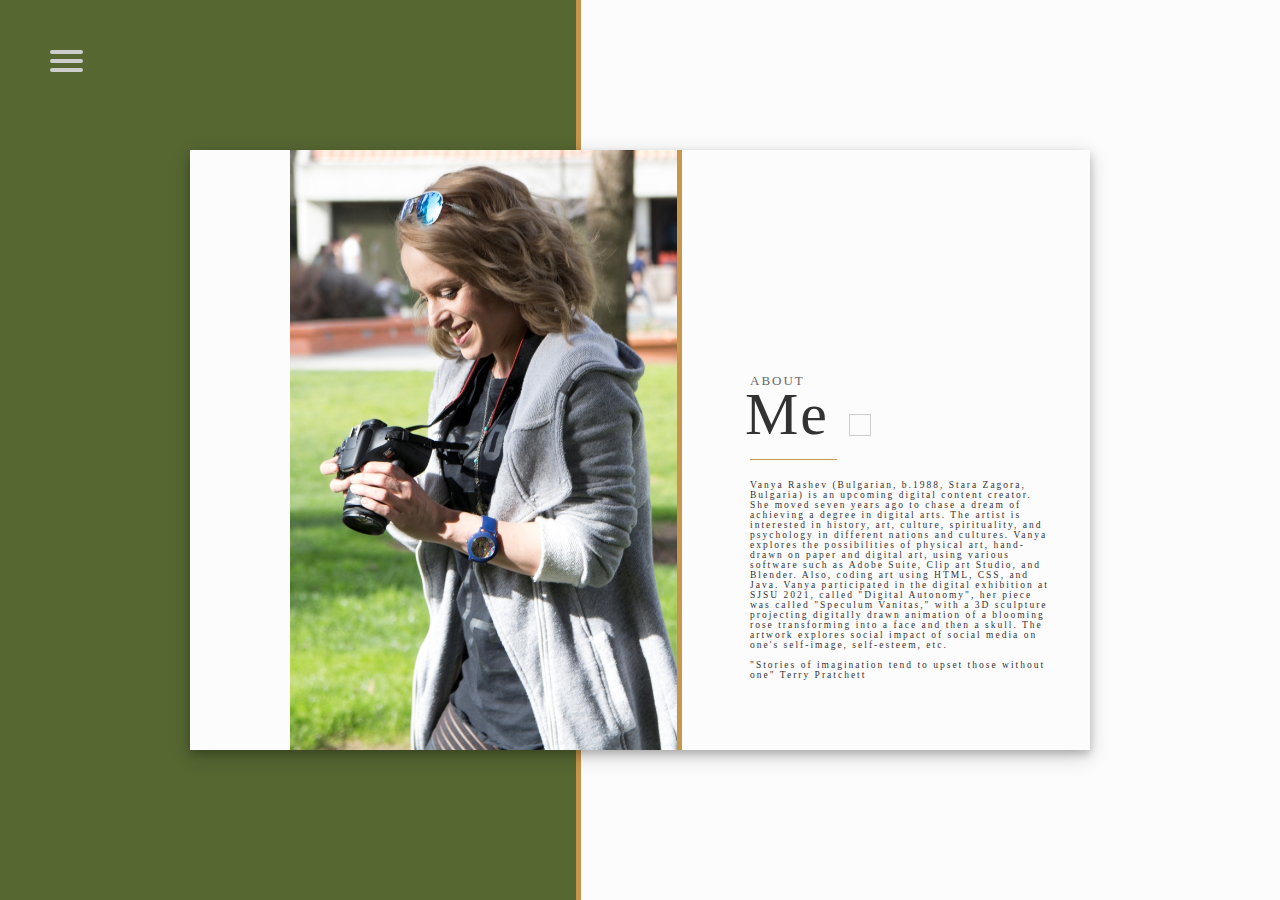
<file: aboutme.html>
<!DOCTYPE html>
<head>
 <head><meta charset="utf-8">
   <title>About Me.</title>
   <link href='https://fonts.googleapis.com/css?family=Cedarville+Cursive' rel='stylesheet' type='text/css'>
   <link rel="stylesheet" href="./styleaboutme.css" type="text/css">
 </head>
 <body>
    <!-- Main page fall down menu-->
<nav role="navigation">
  <div id="menuToggle">

    <input type="checkbox" />
    

    <span></span>
    <span></span>
    <span></span>
    
 
    <ul id="menu">
      <a href="index.html"><li>Main</li></a>
      <a href="Gallery.html"><li>Gallery</li></a>
      <a href="aboutme.html"><li>Info</li></a>
      <a href="contactme.html"><li>Contact</li></a>
      
    </ul>
  </div>
</nav>
<!--The content of the Page-->
    <div class="background"></div>
<div class="container">
  <div class="menu-container">
    <i class="fa fa-bars" aria-hidden="true"></i>
  </div>
  <div style="top: 477px; color: #C5964B; " class="menu-container">
    <i class="fa fa-twitter-square" aria-hidden="true"></i>
  </div>
  <div style="top: 515px; color: #C5964B; " class="menu-container">
    <i class="fa fa-facebook-square" aria-hidden="true"></i>
  </div>
  <div style="top: 550px;color: #C5964B;" class="menu-container">
    <i class="fa fa-tumblr-square" aria-hidden="true"></i>
  </div>
  <div class="image-container">
    <img src="./background/aboutme.jpg">
  </div>
  <div class="text-container">
    <div class="nav-bar">
      <p style="font-size: 13px; cursor: pointer;</p>
    </div>
    <div class="underline"></div>
    <div class="underline2"></div>
    <div class="sub-title">
      <p style="font-size: 13px; font-family: 'Slabo 27px', serif; color: #666666;">ABOUT</p>
    </div>
      <div class="title-container">
      <p>Me</p>
    </div>
    <div class="dropdown">
      <i class="fa fa-caret-down" aria-hidden="true"></i>
    </div>
    <div class="p-container">
      <p style="font-family: 'Slabo 50px', serif;
  font-size: 9.5px;">Vanya Rashev (Bulgarian, b.1988, Stara Zagora, Bulgaria) is an upcoming digital content creator. She moved seven years ago to chase a dream of achieving a degree in digital arts. The artist is interested in history, art, culture, spirituality, and psychology in different nations and cultures.
Vanya explores the possibilities of physical art, hand-drawn on paper and digital art, using various software such as Adobe Suite, Clip art Studio, and Blender. Also, coding art using HTML, CSS, and Java. 
  Vanya participated in the digital exhibition at SJSU 2021, called 
"Digital Autonomy", her piece was called "Speculum Vanitas," with a 3D sculpture projecting digitally drawn animation of a blooming rose transforming into a face and then a skull. The artwork explores social impact of social media on one's self-image, self-esteem, etc.
 <br/><br/>"Stories of imagination tend to upset those without one" Terry Pratchett</p>
    </div>
  </div>
</div>
                      

    </body>
 </html>
</file>
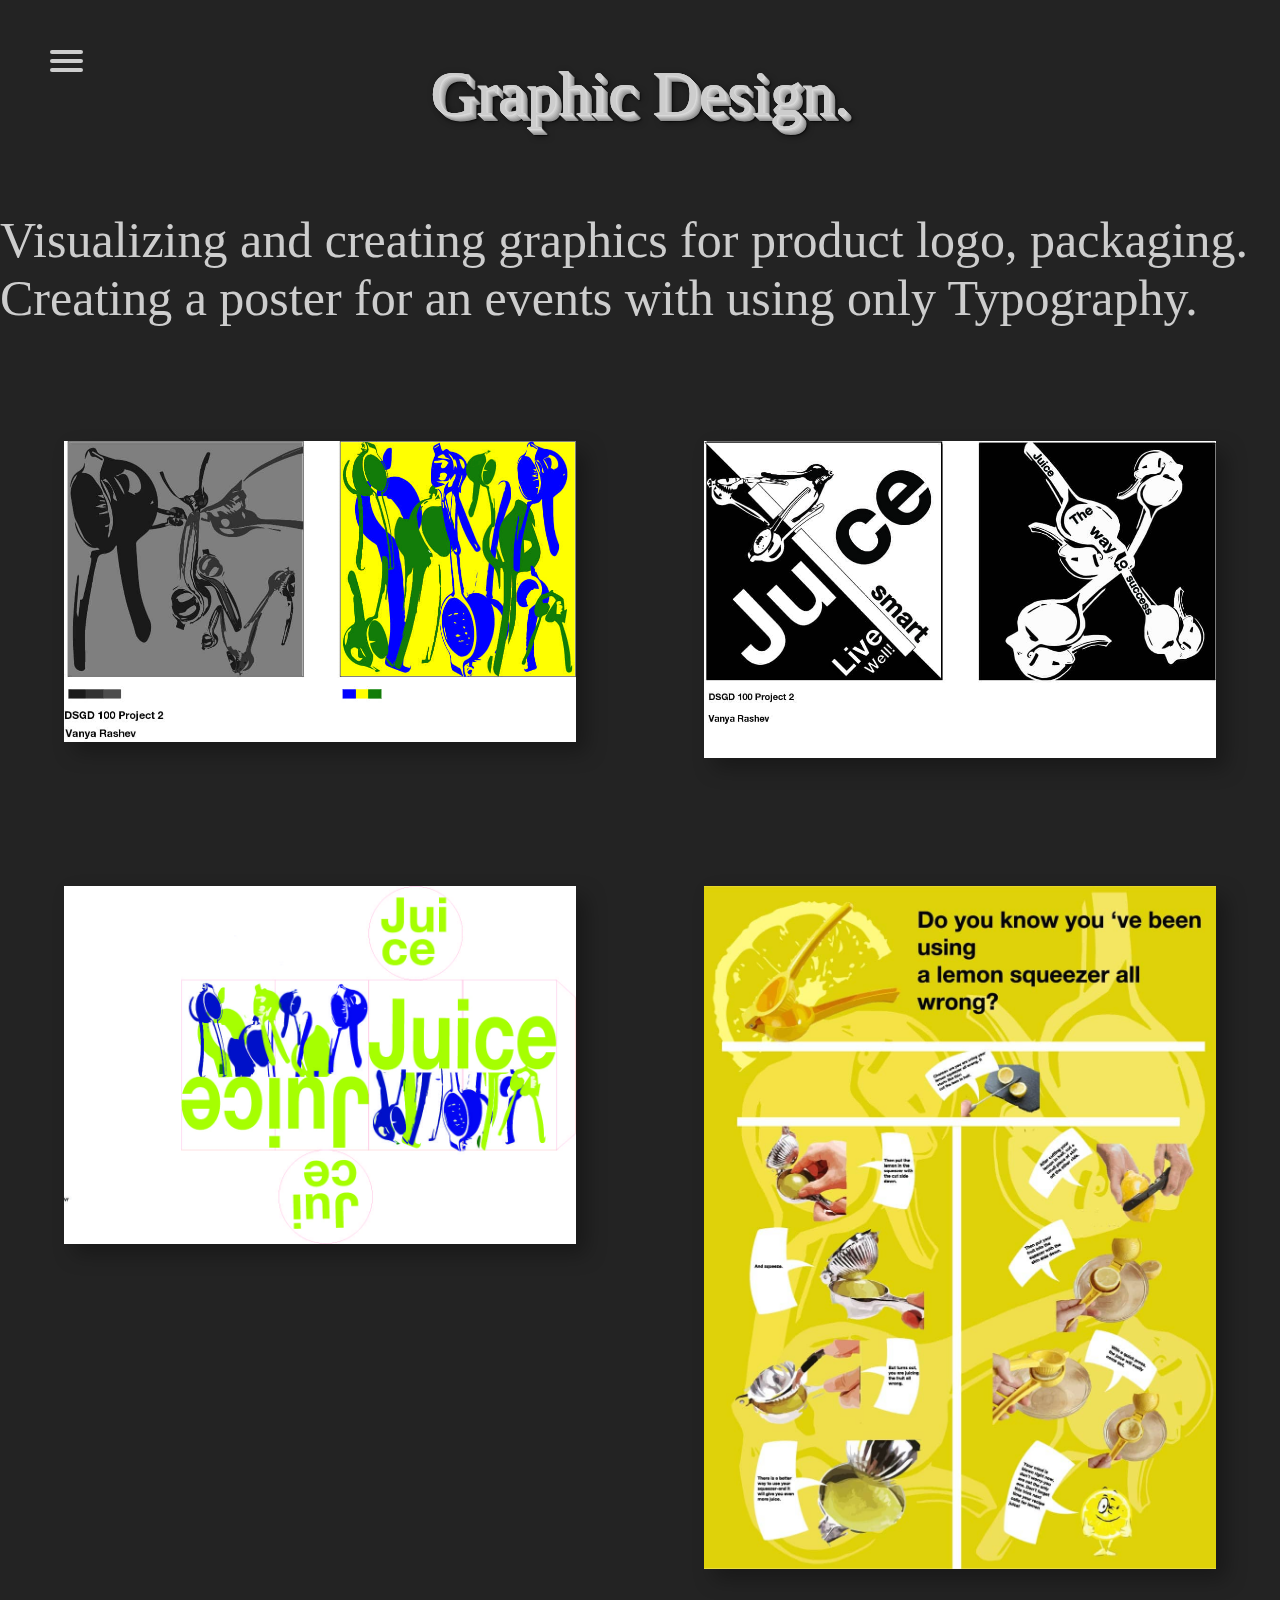
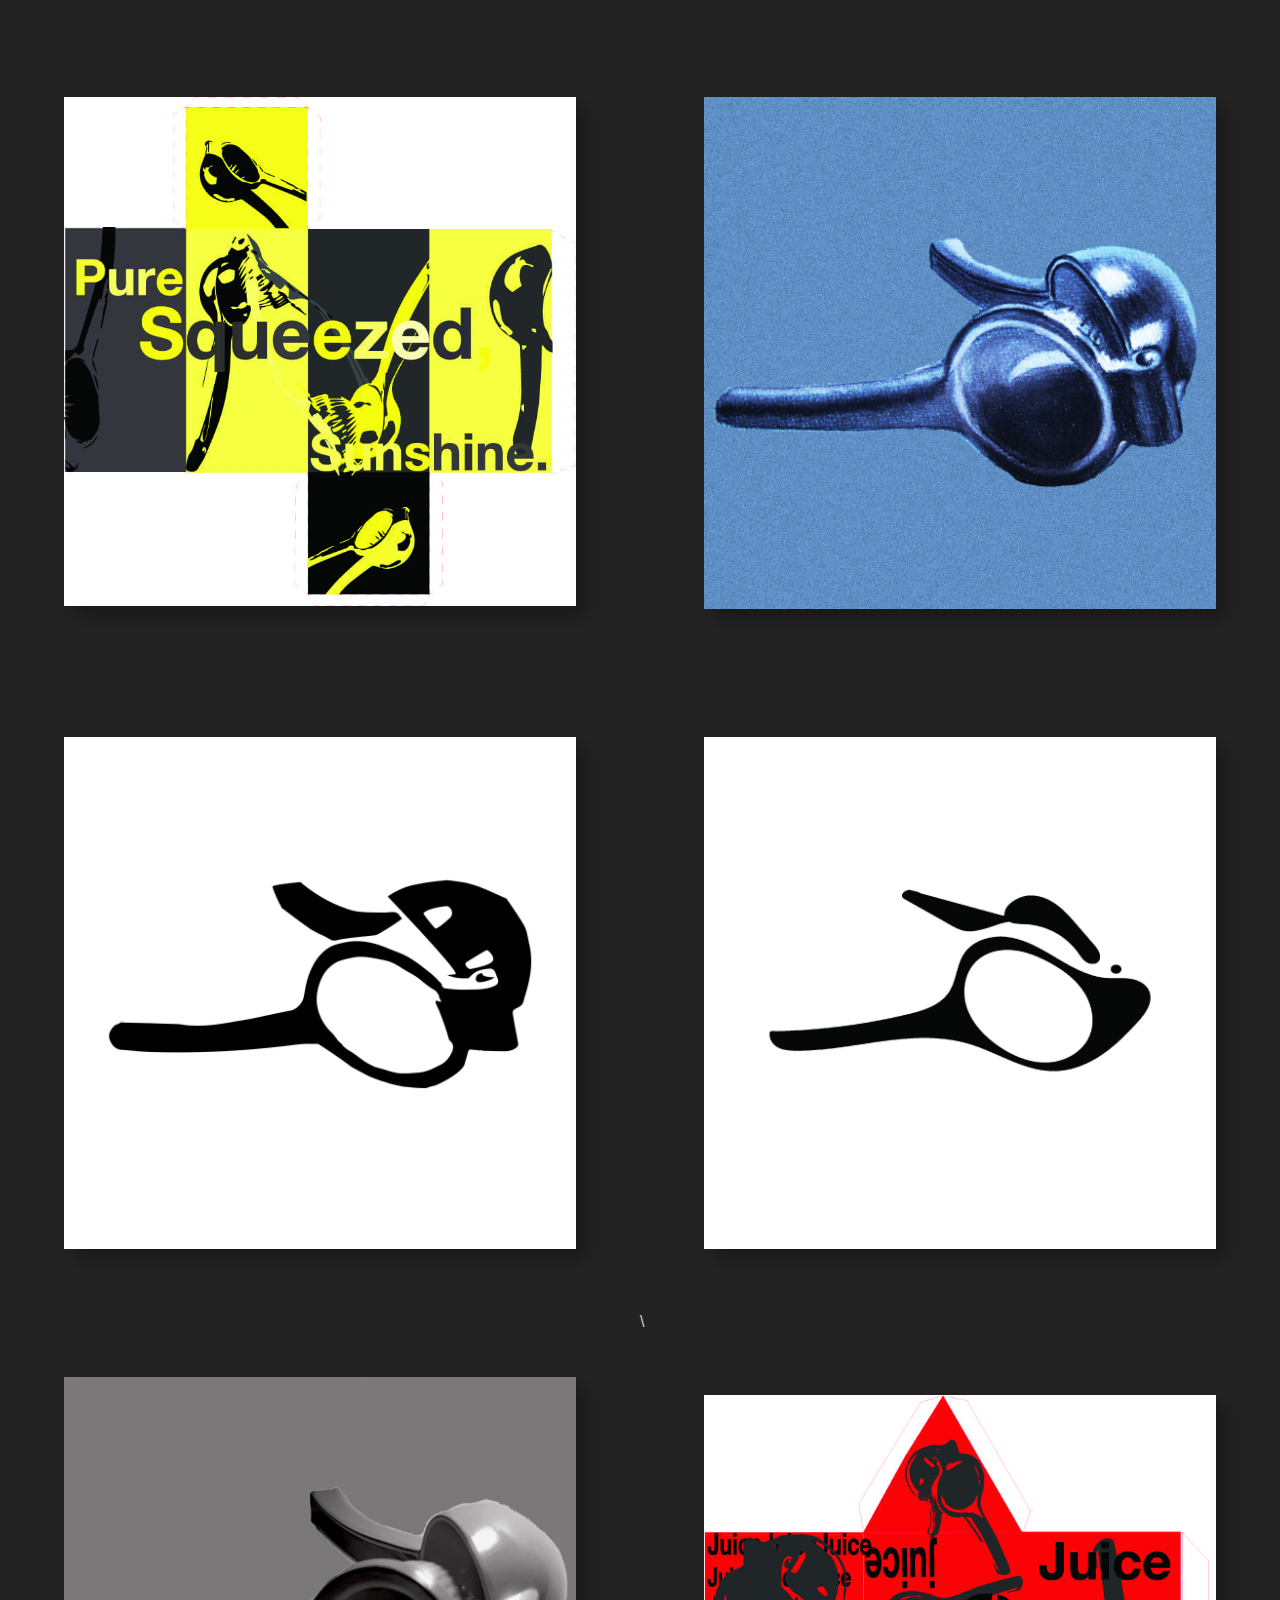
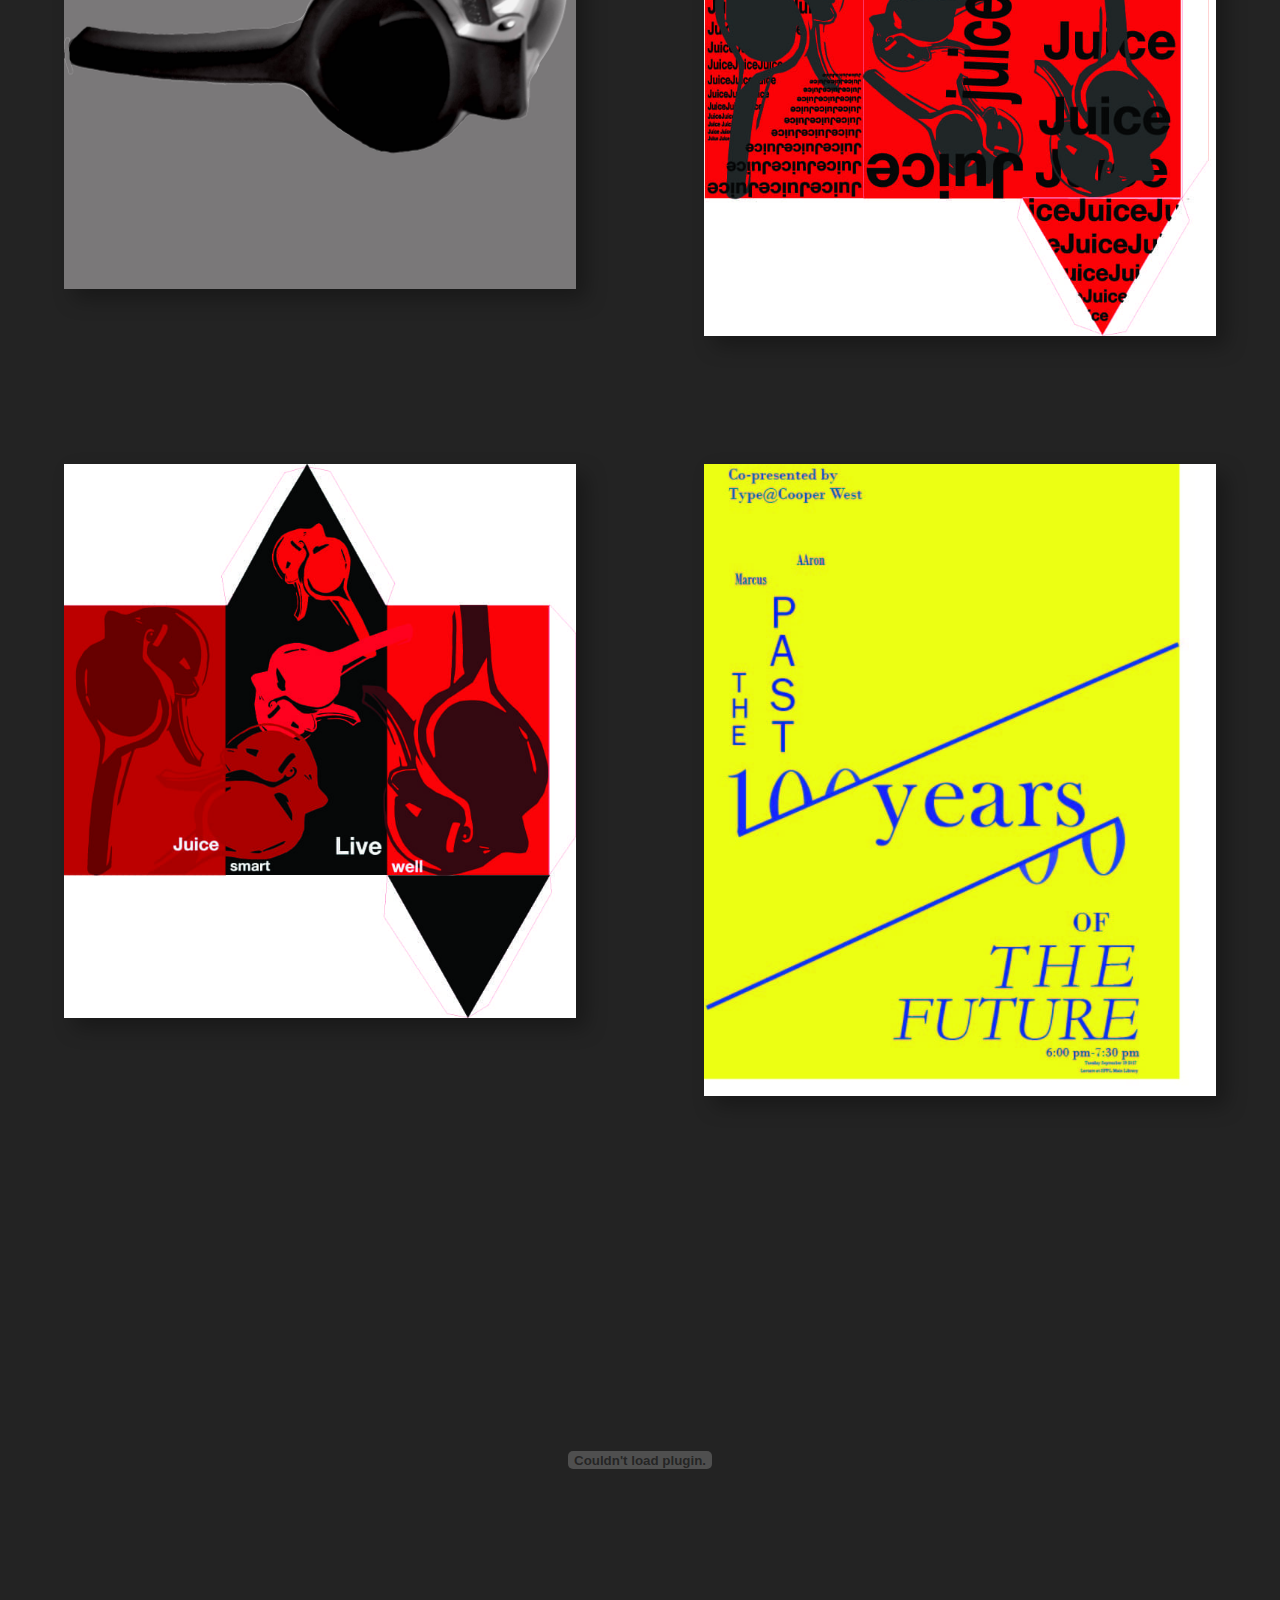
<file: GraphicDesign.html>
<!DOCTYPE html>
<head>
 <head><meta charset="utf-8">
   <title>Graphic Design.</title>
   <link href='https://fonts.googleapis.com/css?family=Cedarville+Cursive' rel='stylesheet' type='text/css'>
   <link rel="stylesheet" href="./stylegraphicdesign.css" type="text/css">
 </head>
 <body>
 	<!-- Main page fall down menu-->
<nav role="navigation">
  <div id="menuToggle">

    <input type="checkbox" />
    

    <span></span>
    <span></span>
    <span></span>
    
 
    <ul id="menu">
      <a href="index.html"><li>Main</li></a>
      <a href="Gallery.html"><li>Gallery</li></a>
      <a href="aboutme.html"><li>Info</li></a>
      <a href="contactme.html"><li>Contact</li></a>
      
    </ul>
  </div>
</nav>
<!--The content of the Page-->
 	<p class="subject">Graphic Design.</p>
 	<p class="description">
 		     Visualizing and creating graphics for product logo, packaging.
 		<br>Creating a poster for an events with using only Typography.</br>
 	</p>
<main>
 <img src="./GRaphic design/Composition  Final.1.jpg" alt="Triumph Custom Motorcycle">
 <img src="./GRaphic design/Composition 1 Final.1.jpg" alt="Honda CX500 Custom Motorcycle">
 <img src="./GRaphic design/CylindrComp2.jpg" alt="Honda CB750 Custom Motorcycle">
 <!--<img src="./GRaphic design/CylindricalComp3.7.jpg" alt="Honda custom Motorcycle">-->
 <img src="./GRaphic design/Poster4Lemon.jpg" alt="BMW Custom Motorcycle">
 <!--<img src="./Graphic design/Rectacomp2.jpg" alt="Honda CB750 Custom Motorcycle">-->
 <img src="./GRaphic design/Rectacomp3.8.jpg" alt="BMW R80 Custom Motorcycle">
 <!--<img src="./GRaphic design/Tile 1.jpg" alt="Kawasaki Custom Motorcycle">-->
 <img src="./GRaphic design/Tile 2.jpg" alt="Honda XL600 Custom Motorcycle">
 <img src="./GRaphic design/Tile 3.1.jpg" alt="Custom Scrambler Motorcycle">
 <img src="./GRaphic design/Tile 4.1.jpg" alt="Custom Scrambler Motorcycle">
 <img src="./GRaphic design/Tile 5.jpg" alt="Custom Scrambler Motorcycle">\
 <img src="./GRaphic design/TriangComp2.jpg" alt="Custom Scrambler Motorcycle">
 <img src="./GRaphic design/TriangComp3.7.jpg" alt="Custom Scrambler Motorcycle">
 <img src="./GRaphic design/typography.jpg" alt="Custom Scrambler Motorcycle">
 <embed src="./GRaphic design/VRashevFinalBinderSm.pdf" type="application/pdf" width="100%" height="600px" />
</main>


 	</body>
 </html>
</file>
<file: styleaboutme.css>
/* foldin menu code*/
body
{
  margin: 0;
  padding: 0;
  
  /* make it look decent enough */
  background: #232323;
  color: #cdcdcd;
  font-family: "Avenir Next", "Avenir", sans-serif;
}

#menuToggle
{
  display: block;
  position: relative;
  top: 50px;
  left: 50px;
  
  z-index: 1;
  
  -webkit-user-select: none;
  user-select: none;
}

#menuToggle a
{
  text-decoration: none;
  color: #232323;
  
  transition: color 0.3s ease;
}

#menuToggle a:hover
{
  color: tomato;
}


#menuToggle input
{
  display: block;
  width: 40px;
  height: 32px;
  position: absolute;
  top: -7px;
  left: -5px;
  
  cursor: pointer;
  
  opacity: 0; /* hide this */
  z-index: 2; /* and place it over the hamburger */
  
  -webkit-touch-callout: none;
}

/*
 * Just a quick hamburger
 */
#menuToggle span
{
  display: block;
  width: 33px;
  height: 4px;
  margin-bottom: 5px;
  position: relative;
  
  background: #cdcdcd;
  border-radius: 3px;
  
  z-index: 1;
  
  transform-origin: 4px 0px;
  
  transition: transform 0.5s cubic-bezier(0.77,0.2,0.05,1.0),
              background 0.5s cubic-bezier(0.77,0.2,0.05,1.0),
              opacity 0.55s ease;
}

#menuToggle span:first-child
{
  transform-origin: 0% 0%;
}

#menuToggle span:nth-last-child(2)
{
  transform-origin: 0% 100%;
}

/* 
 * Transform all the slices of hamburger
 * into a crossmark.
 */
#menuToggle input:checked ~ span
{
  opacity: 1;
  transform: rotate(45deg) translate(-2px, -1px);
  background: #232323;
}

/*
 * But let's hide the middle one.
 */
#menuToggle input:checked ~ span:nth-last-child(3)
{
  opacity: 0;
  transform: rotate(0deg) scale(0.2, 0.2);
}

/*
 * Ohyeah and the last one should go the other direction
 */
#menuToggle input:checked ~ span:nth-last-child(2)
{
  transform: rotate(-45deg) translate(0, -1px);
}

/*
 * Make this absolute positioned
 * at the top left of the screen
 */
#menu
{
  position: absolute;
  width: 300px;
  margin: -100px 0 0 -50px;
  padding: 50px;
  padding-top: 125px;
  
  background: #ededed;
  list-style-type: none;
  -webkit-font-smoothing: antialiased;
  /* to stop flickering of text in safari */
  
  transform-origin: 0% 0%;
  transform: translate(-100%, 0);
  
  transition: transform 0.5s cubic-bezier(0.77,0.2,0.05,1.0);
}

#menu li
{
  padding: 10px 0;
  font-size: 22px;
}

/*
 * And let's slide it in from the left
 */
#menuToggle input:checked ~ ul
{
  transform: none;
}
/*page content*/
@import url('https://fonts.googleapis.com/css?family=Playfair+Display|Slabo+27px');
@import url('https://fonts.googleapis.com/css?family=Raleway:700');
html, body {
  background-color: #FCFCFD;
}
p {
  font-family: 'Playfair Display', serif;
  color: #323232;
  letter-spacing: 2px;
  font-size: 60px;
}
img {
  height: 100%;
  border-right-style: solid;
  border-right-width: 5px;
  border-right-color: #C5964B;
}
.fa-bars {
  font-size: 25px;
  color: #4c4c4c;
  cursor: pointer;
}
.fa {
  color: #4c4c4c;
}
.menu-container {
  position: absolute;
  left: 40px;
  top: 30px;
}
.image-container {
  height: 100%;
  margin-left: 100px;
  position: absolute;
}
.text-container {
  height: 100%;
  width: 400px;
  position: absolute;
  left: 510px;
}
.nav-bar {
  margin: auto;
  position: absolute;
  top: 30px;
  left: 0;
  right: 0;
  height: 30px;
  width: 300px;
}
.underline {
  margin: auto;
  position: absolute;
  top: 60px;
  left: 0;
  right: -47px;
  height: 1px;
  width: 54px;
  background-color: #C5964B;
}
.underline2 {
  margin: auto;
  position: absolute;
  top: 309px;
  left: 50px;
  height: 1.2px;
  width: 87px;
  background-color: #C5964B;
}
.sub-title {
  position: absolute;
  height: 100px;
  width: 300px;
  top: 210px;
  bottom: 0;
  left: 50px;
}
.title-container {
  position: absolute;
  height: 100px;
  width: 300px;
  top: 170px;
  bottom: 0;
  left: 45px;
}
.fa-caret-down {
  position: absolute;
  margin: auto;
  top: 4px;
  bottom: 0;
  text-align: center;
  font-size: 14px;
  width: 20px;
  height: 20px;
}
.dropdown {
  position: absolute;
  margin: auto;
  top: 0;
  bottom: 50px;
  left: -80px;
  right: 0;
  width: 20px;
  height: 20px;
  border-style: solid;
  border-width: 1px;
  cursor: pointer;
}
.p-container {
  font-family: 'Slabo 27px', serif;
  font-size: 15px;
  margin: auto; 
  position: absolute;
  bottom: 80px;
  left: 0;
  right: 0;
  height: 200px;
  width: 300px;
}
.container {
  position: absolute;
  margin: auto;
  top: 0;
  bottom: 0;
  left: 0;
  right: 0;
  background-color: #FCFCFD;
  width: 900px;
  height: 600px;
  box-shadow: 0 4px 8px 0 rgba(0, 0, 0, 0.2), 0 6px 20px 0 rgba(0, 0, 0, 0.19);
}
.background {
  position: absolute;
  margin: auto;
  top: 0;
  bottom: 0;
  left: 0;
  background-color: #566732;
  height: 100%;
  width: 45%;
  border-right-style: solid;
  border-right-width: 5px;
  border-right-color: #C5964B;
}
</file>
<file: stylegraphicdesign.css>
/* foldin menu code*/
body
{
  margin: 0;
  padding: 0;
  
  /* make it look decent enough */
  background: #232323;
  color: #cdcdcd;
  font-family: "Avenir Next", "Avenir", sans-serif;
}

#menuToggle
{
  display: block;
  position: relative;
  top: 50px;
  left: 50px;
  
  z-index: 1;
  
  -webkit-user-select: none;
  user-select: none;
}

#menuToggle a
{
  text-decoration: none;
  color: #232323;
  
  transition: color 0.3s ease;
}

#menuToggle a:hover
{
  color: tomato;
}


#menuToggle input
{
  display: block;
  width: 40px;
  height: 32px;
  position: absolute;
  top: -7px;
  left: -5px;
  
  cursor: pointer;
  
  opacity: 0; /* hide this */
  z-index: 2; /* and place it over the hamburger */
  
  -webkit-touch-callout: none;
}

/*
 * Just a quick hamburger
 */
#menuToggle span
{
  display: block;
  width: 33px;
  height: 4px;
  margin-bottom: 5px;
  position: relative;
  
  background: #cdcdcd;
  border-radius: 3px;
  
  z-index: 1;
  
  transform-origin: 4px 0px;
  
  transition: transform 0.5s cubic-bezier(0.77,0.2,0.05,1.0),
              background 0.5s cubic-bezier(0.77,0.2,0.05,1.0),
              opacity 0.55s ease;
}

#menuToggle span:first-child
{
  transform-origin: 0% 0%;
}

#menuToggle span:nth-last-child(2)
{
  transform-origin: 0% 100%;
}

/* 
 * Transform all the slices of hamburger
 * into a crossmark.
 */
#menuToggle input:checked ~ span
{
  opacity: 1;
  transform: rotate(45deg) translate(-2px, -1px);
  background: #232323;
}

/*
 * But let's hide the middle one.
 */
#menuToggle input:checked ~ span:nth-last-child(3)
{
  opacity: 0;
  transform: rotate(0deg) scale(0.2, 0.2);
}

/*
 * Ohyeah and the last one should go the other direction
 */
#menuToggle input:checked ~ span:nth-last-child(2)
{
  transform: rotate(-45deg) translate(0, -1px);
}

/*
 * Make this absolute positioned
 * at the top left of the screen
 */
#menu
{
  position: absolute;
  width: 300px;
  margin: -100px 0 0 -50px;
  padding: 50px;
  padding-top: 125px;
  
  background: #ededed;
  list-style-type: none;
  -webkit-font-smoothing: antialiased;
  /* to stop flickering of text in safari */
  
  transform-origin: 0% 0%;
  transform: translate(-100%, 0);
  
  transition: transform 0.5s cubic-bezier(0.77,0.2,0.05,1.0);
}

#menu li
{
  padding: 10px 0;
  font-size: 22px;
}

/*
 * And let's slide it in from the left
 */
#menuToggle input:checked ~ ul
{
  transform: none;
}




/*page style*/
html {
 box-sizing: border-box;
}

header {
 width: 40%;
 margin-left: 5%;
 border-bottom: 1px solid grey;
 padding-top: 3%;
 padding-bottom: 3%;
 font-size: 1.5em;
 font-family: 'Roboto', sans-serif;
 font-weight: 900;
}

img {
 height: 30%;
 width: 40%;
 float: left;
 padding: 5%;
 filter: grayscale(0.9); 
 filter: drop-shadow(10px 10px 10px rgba(0,0,0,0.3));
}

img:hover {
    -moz-transform: scale(1.1);
    -webkit-transform: scale(1.1);
    -o-transform: scale(1.1);
    -ms-transform: scale(1.1);
    -webkit-transform: scale(1.1);
    transform: scale(1.1);

    -webkit-transition: transform 0.5s ease-in-out;
    -moz-transition:transform 0.5s ease-in-out;
    -ms-transition:transform 0.5s ease-in-out;
}
.subject{
  text-align:center;
  font-family: 'Montez', cursive;
  width:100%;
  display:inline-block;
  margin:30px 0;
  font-size:5vw;
  text-shadow:
      0px 0px 0 rgb(231,231,231),
      1px 1px 0 rgb(216,216,216),
      2px 2px 0 rgb(202,202,202),
      3px 3px 0 rgb(187,187,187),
      4px 4px 0 rgb(173,173,173),
      5px 5px 0 rgb(158,158,158), 
      6px 6px 0 rgb(144,144,144),
      7px 7px 6px rgba(0,0,0,0.6),
      7px 7px 1px rgba(0,0,0,0.5),
      0px 0px 6px rgba(0,0,0,.2);
  transition:text-shadow 0.3s linear;
}
.description {
  font-family: 'Montez', cursive;
  font-size: 50px;

}
</file>
